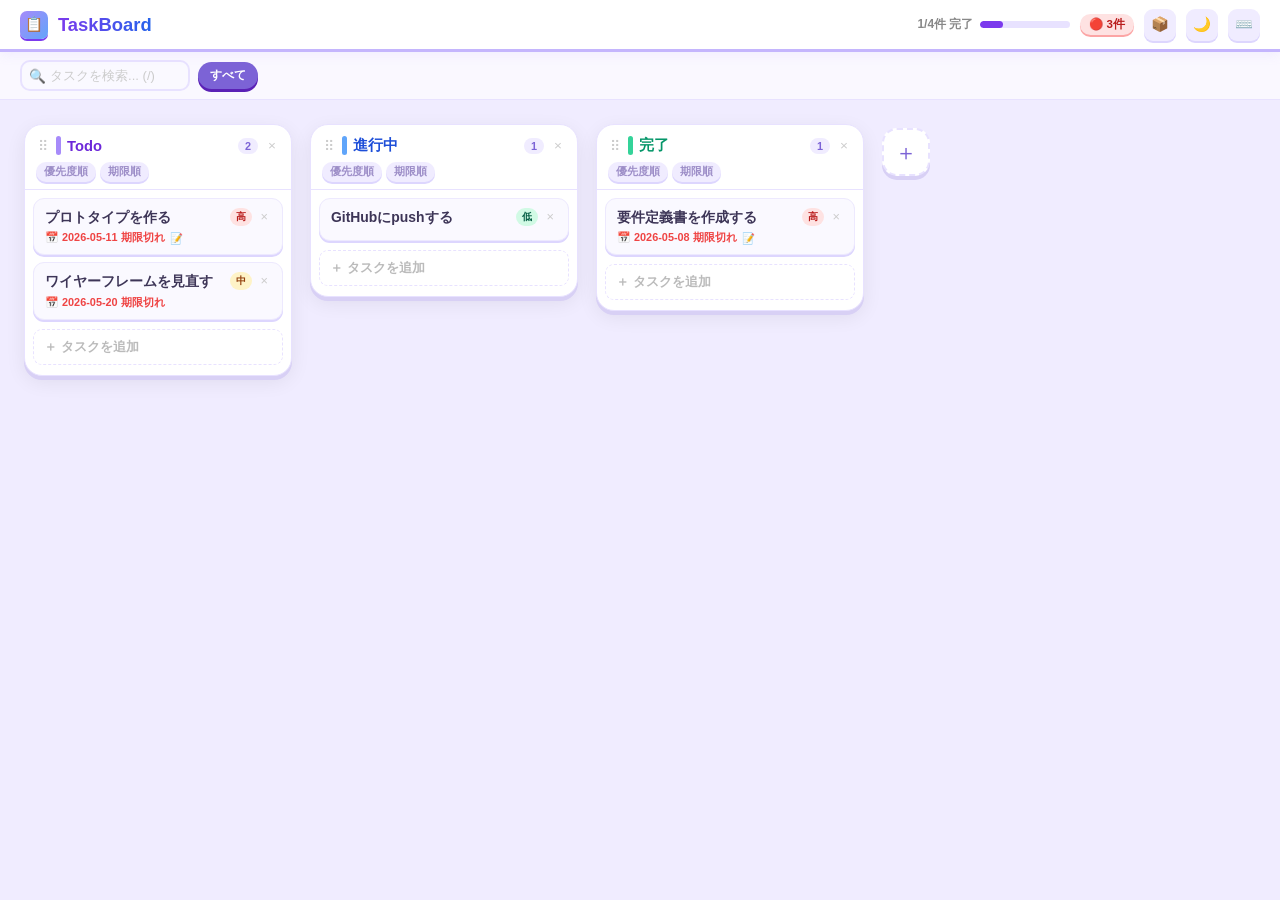
<file: prototype/index.html>
<!DOCTYPE html>
<html lang="ja">
<head>
  <meta charset="UTF-8">
  <meta name="viewport" content="width=device-width, initial-scale=1.0">
  <title>TaskBoard</title>
  <style>
    :root {
      --bg:          #f0ecff;
      --hdr-bg:      #ffffff;
      --hdr-border:  #c4b5fd;
      --fbar-bg:     #faf8ff;
      --fbar-border: #e8e2ff;
      --col-bg:      #ffffff;
      --col-shadow:  #d8d0f5;
      --col-border:  #e8e2ff;
      --card-bg:     #faf9ff;
      --card-border: #ede9fe;
      --card-shadow: #ddd6fe;
      --input-bg:    #faf9ff;
      --modal-bg:    #ffffff;
      --text:        #3d3557;
      --text-sub:    #888;
      --text-muted:  #ccc;
      --badge-bg:    #f0ecff;
      --badge-fg:    #7c63d6;
      --sort-bg:     #f0ecff;
      --sort-fg:     #9d8ec8;
      --prog-bg:     #e8e2ff;
      --prog-fg:     #7c3aed;
      --add-fg:      #bbb;
      --add-hover-bg:#f0ecff;
      --add-hover-fg:#7c63d6;
      --overlay-bg:  rgba(30,20,60,.45);
    }
    [data-dark="1"] {
      --bg:          #13101f;
      --hdr-bg:      #1d1832;
      --hdr-border:  #3b2f6e;
      --fbar-bg:     #1d1832;
      --fbar-border: #2e2650;
      --col-bg:      #1d1832;
      --col-shadow:  #0a0814;
      --col-border:  #2e2650;
      --card-bg:     #26203d;
      --card-border: #3b3060;
      --card-shadow: #150f28;
      --input-bg:    #26203d;
      --modal-bg:    #1d1832;
      --text:        #e2dbff;
      --text-sub:    #8878b8;
      --text-muted:  #4a3f70;
      --badge-bg:    #2e2650;
      --badge-fg:    #a78bfa;
      --sort-bg:     #2e2650;
      --sort-fg:     #8878b8;
      --prog-bg:     #2e2650;
      --prog-fg:     #a78bfa;
      --add-fg:      #4a3f70;
      --add-hover-bg:#2e2650;
      --add-hover-fg:#a78bfa;
      --overlay-bg:  rgba(10,8,20,.65);
    }

    *, *::before, *::after { box-sizing: border-box; margin: 0; padding: 0; }
    body { font-family: 'Segoe UI','Hiragino Sans','Yu Gothic UI',sans-serif; background: var(--bg); min-height: 100vh; color: var(--text); transition: background .25s, color .25s; }

    /* ===== ヘッダー ===== */
    #site-header {
      background: var(--hdr-bg); border-bottom: 3px solid var(--hdr-border);
      padding: 0 20px; height: 52px; display: flex; align-items: center; gap: 10px;
      position: sticky; top: 0; z-index: 20;
      box-shadow: 0 2px 12px rgba(167,139,250,.12);
      transition: background .25s, border-color .25s;
    }
    .hdr-logo { width: 28px; height: 28px; flex-shrink: 0; background: linear-gradient(135deg,#a78bfa,#60a5fa); border-radius: 7px; display: flex; align-items: center; justify-content: center; font-size: .9rem; box-shadow: 0 2px 0 #7c3aed; }
    .hdr-title { font-size: 1.15rem; font-weight: 800; background: linear-gradient(90deg,#7c3aed,#2563eb); -webkit-background-clip: text; -webkit-text-fill-color: transparent; background-clip: text; white-space: nowrap; }
    .hdr-spacer { flex: 1; }
    .hdr-progress { display: flex; align-items: center; gap: 7px; font-size: .75rem; font-weight: 700; color: var(--text-sub); white-space: nowrap; }
    .prog-bar-wrap { width: 90px; height: 7px; background: var(--prog-bg); border-radius: 99px; overflow: hidden; }
    .prog-bar-fill  { height: 100%; background: var(--prog-fg); border-radius: 99px; transition: width .4s; }

    .hdr-alerts { display: flex; gap: 5px; }
    .alert-badge { font-size: .72rem; font-weight: 700; padding: 3px 9px; border-radius: 99px; cursor: pointer; border: none; font-family: inherit; transition: filter .15s, transform .1s, box-shadow .1s; }
    .alert-badge:active { transform: translateY(2px); box-shadow: none !important; }
    .badge-overdue { background: #fee2e2; color: #b91c1c; box-shadow: 0 2px 0 #fca5a5; }
    .badge-today   { background: #fef3c7; color: #92400e; box-shadow: 0 2px 0 #fde68a; }
    .badge-overdue.active { background: #ef4444; color: #fff; }
    .badge-today.active   { background: #f59e0b; color: #fff; }

    .hdr-icon-btn { background: var(--badge-bg); border: none; color: var(--badge-fg); width: 32px; height: 32px; border-radius: 9px; cursor: pointer; display: flex; align-items: center; justify-content: center; font-size: .9rem; box-shadow: 0 2px 0 var(--card-shadow); transition: filter .15s, transform .1s, box-shadow .1s; }
    .hdr-icon-btn:hover { filter: brightness(1.08); }
    .hdr-icon-btn:active { transform: translateY(2px); box-shadow: none; }
    .hdr-icon-btn.active { background: #7c3aed; color: #fff; box-shadow: 0 2px 0 #5b21b6; }

    /* ===== フィルターバー ===== */
    #filter-bar { background: var(--fbar-bg); border-bottom: 1.5px solid var(--fbar-border); padding: 8px 20px; display: flex; align-items: center; gap: 8px; flex-wrap: wrap; transition: background .25s; }
    .search-wrap { position: relative; flex-shrink: 0; }
    .search-icon { position: absolute; left: 9px; top: 50%; transform: translateY(-50%); color: var(--text-muted); font-size: .85rem; pointer-events: none; }
    #searchInput { padding: 6px 10px 6px 28px; border: 2px solid var(--col-border); border-radius: 10px; font-size: .82rem; font-family: inherit; background: var(--input-bg); color: var(--text); outline: none; width: 170px; transition: border-color .15s, box-shadow .15s; }
    #searchInput:focus { border-color: #a78bfa; box-shadow: 0 0 0 3px rgba(167,139,250,.15); }
    #searchInput::placeholder { color: var(--text-muted); }

    /* すべてボタン */
    #filterAllBtn { font-size: .76rem; font-weight: 700; padding: 5px 12px; border: none; border-radius: 99px; cursor: pointer; font-family: inherit; background: var(--badge-fg); color: #fff; box-shadow: 0 3px 0 #5b21b6; transition: filter .15s, transform .1s, box-shadow .1s; white-space: nowrap; }
    #filterAllBtn:hover { filter: brightness(1.1); }
    #filterAllBtn:active { transform: translateY(3px); box-shadow: none; }

    .filter-sep { width: 1px; height: 20px; background: var(--col-border); }
    .filter-label-wrap { display: flex; gap: 4px; flex-wrap: wrap; align-items: center; }
    .lf-chip { font-size: .7rem; font-weight: 700; padding: 3px 9px; border-radius: 99px; cursor: pointer; border: 2px solid transparent; transition: filter .12s, transform .1s, box-shadow .1s; box-shadow: 0 2px 0 rgba(0,0,0,.08); }
    .lf-chip:active { transform: translateY(2px); box-shadow: none; }
    .lf-chip.active { border-color: rgba(0,0,0,.25); filter: brightness(.82); }

    /* ===== ボード ===== */
    #board { display: flex; gap: 18px; padding: 24px 24px 60px; overflow-x: auto; align-items: flex-start; }

    /* ===== カラム ===== */
    .column { background: var(--col-bg); border-radius: 18px; width: 268px; min-width: 268px; box-shadow: 0 4px 0 var(--col-shadow), 0 6px 20px rgba(0,0,0,.07); border: 1.5px solid var(--col-border); display: flex; flex-direction: column; transition: box-shadow .2s, border-color .2s, background .25s, opacity .2s; }
    .column.col-dragging  { opacity: .3; }
    .column.col-insert-left  { border-left:  3px solid #7c3aed; }
    .column.col-insert-right { border-right: 3px solid #7c3aed; }
    .column.card-drag-over { box-shadow: 0 4px 0 #a78bfa, 0 6px 24px rgba(167,139,250,.3); border-color: #a78bfa; }

    .col-header { padding: 11px 11px 7px; border-bottom: 1.5px solid var(--col-border); }
    .col-title-row { display: flex; align-items: center; gap: 6px; margin-bottom: 7px; }
    .col-drag-handle { cursor: grab; color: var(--text-muted); font-size: .9rem; padding: 0 2px; user-select: none; flex-shrink: 0; transition: color .15s; }
    .col-drag-handle:hover { color: #a78bfa; }
    .col-color-bar { width: 5px; height: 19px; border-radius: 99px; flex-shrink: 0; }
    .col-title { font-weight: 800; font-size: .92rem; flex: 1; }
    .col-count { font-size: .68rem; font-weight: 700; padding: 2px 7px; border-radius: 99px; background: var(--badge-bg); color: var(--badge-fg); }
    .col-del-btn { background: none; border: none; cursor: pointer; font-size: .85rem; padding: 2px 4px; border-radius: 6px; color: var(--text-muted); transition: color .15s, background .15s; }
    .col-del-btn:hover { color: #ef4444 !important; background: #fee2e2 !important; }

    .sort-row { display: flex; gap: 4px; }
    .sort-btn { font-size: .66rem; font-weight: 700; padding: 3px 8px; border: none; border-radius: 99px; cursor: pointer; background: var(--sort-bg); color: var(--sort-fg); font-family: inherit; box-shadow: 0 2px 0 var(--card-shadow); transition: background .12s, color .12s, transform .1s, box-shadow .1s; }
    .sort-btn:active { transform: translateY(2px); box-shadow: none; }
    .sort-btn.active { background: #7c3aed; color: #fff; box-shadow: 0 2px 0 #5b21b6; }

    /* ===== カードリスト ===== */
    .card-list { padding: 8px 8px 2px; min-height: 46px; }
    .drop-line { height: 3px; background: #7c3aed; border-radius: 99px; margin: 2px 4px; pointer-events: none; }

    /* ===== カード ===== */
    .card { background: var(--card-bg); border: 1.5px solid var(--card-border); border-radius: 11px; padding: 9px 11px; margin-bottom: 7px; cursor: pointer; box-shadow: 0 2px 0 var(--card-shadow); transition: transform .15s, box-shadow .15s, background .25s, border-color .25s, opacity .2s; user-select: none; }
    .card:hover { transform: translateY(-2px); box-shadow: 0 5px 14px rgba(124,99,214,.18); border-color: #c4b5fd; }
    .card.card-dragging { opacity: .3; transform: rotate(1.5deg); }
    .card.archived-card { opacity: .5; }
    .card-top { display: flex; align-items: flex-start; gap: 6px; }
    .card-title { font-size: .87rem; font-weight: 600; flex: 1; line-height: 1.4; }
    .card-del-btn { background: none; border: none; color: var(--text-muted); cursor: pointer; font-size: .8rem; padding: 1px 3px; border-radius: 4px; flex-shrink: 0; transition: color .15s, background .15s; }
    .card-del-btn:hover { color: #ef4444; background: #fee2e2; }
    .pri-badge { font-size: .63rem; font-weight: 800; padding: 2px 6px; border-radius: 99px; white-space: nowrap; flex-shrink: 0; }
    .pri-高 { background: #fee2e2; color: #b91c1c; }
    .pri-中 { background: #fef3c7; color: #92400e; }
    .pri-低 { background: #d1fae5; color: #065f46; }
    .card-labels { display: flex; flex-wrap: wrap; gap: 3px; margin-top: 5px; }
    .card-label-chip { font-size: .62rem; font-weight: 700; padding: 2px 6px; border-radius: 99px; white-space: nowrap; }
    .card-meta { margin-top: 4px; display: flex; flex-wrap: wrap; gap: 5px; align-items: center; }
    .card-due { font-size: .68rem; color: var(--text-sub); }
    .card-due.overdue { color: #ef4444; font-weight: 700; }
    .card-note { font-size: .65rem; color: var(--text-muted); }
    .card-archived-tag { font-size: .65rem; color: var(--text-muted); }

    /* ===== カード追加ボタン ===== */
    .add-card-btn { display: flex; align-items: center; gap: 5px; width: calc(100% - 16px); margin: 0 8px 10px; padding: 8px 10px; background: none; color: var(--add-fg); font-size: .82rem; font-weight: 600; font-family: inherit; border: 1.5px dashed var(--col-border); border-radius: 9px; cursor: pointer; transition: background .15s, color .15s, border-color .15s; }
    .add-card-btn:hover { background: var(--add-hover-bg); color: var(--add-hover-fg); border-color: #a78bfa; }

    /* ===== カラム追加 ===== */
    .add-col-wrap { align-self: flex-start; margin-top: 4px; }
    .add-col-btn { width: 48px; height: 48px; background: var(--col-bg); border: 2px dashed var(--col-border); border-radius: 15px; color: var(--badge-fg); font-size: 1.4rem; cursor: pointer; display: flex; align-items: center; justify-content: center; box-shadow: 0 4px 0 var(--col-shadow); transition: background .15s, border-color .15s, transform .1s, box-shadow .1s; }
    .add-col-btn:hover { background: var(--add-hover-bg); border-color: #a78bfa; }
    .add-col-btn:active { transform: translateY(4px); box-shadow: none; }
    .new-col-form { background: var(--col-bg); border-radius: 16px; width: 230px; min-width: 230px; padding: 13px 11px 11px; box-shadow: 0 4px 0 var(--col-shadow), 0 6px 20px rgba(0,0,0,.07); border: 1.5px solid #c4b5fd; }
    .new-col-input { width: 100%; padding: 8px 10px; margin-bottom: 8px; border: 2px solid #a78bfa; border-radius: 10px; font-size: .87rem; font-family: inherit; outline: none; background: var(--input-bg); color: var(--text); }
    .new-col-input::placeholder { color: var(--text-muted); }
    .inline-btns { display: flex; gap: 6px; }

    /* ===== 共通ボタン 3D ===== */
    .btn { border: none; border-radius: 10px; font-size: .84rem; font-weight: 700; font-family: inherit; padding: 8px 18px; cursor: pointer; transition: transform .1s, box-shadow .1s, filter .1s; line-height: 1; display: inline-flex; align-items: center; justify-content: center; }
    .btn:active { transform: translateY(4px) !important; box-shadow: none !important; }
    .btn-primary { background: linear-gradient(180deg,#a78bfa,#7c3aed); color:#fff; box-shadow:0 4px 0 #5b21b6; }
    .btn-primary:hover { filter: brightness(1.1); }
    .btn-danger  { background: linear-gradient(180deg,#f87171,#dc2626); color:#fff; box-shadow:0 4px 0 #991b1b; }
    .btn-danger:hover  { filter: brightness(1.08); }
    .btn-ghost   { background: var(--badge-bg); color: var(--badge-fg); box-shadow:0 4px 0 var(--card-shadow); }
    .btn-ghost:hover   { filter: brightness(.95); }
    .btn-sm { font-size:.76rem; padding:5px 12px; border-radius:8px; }

    /* ===== オーバーレイ ===== */
    .overlay { display: none; position: fixed; inset: 0; background: var(--overlay-bg); backdrop-filter: blur(3px); z-index: 100; justify-content: center; align-items: center; padding: 16px; }
    .overlay.open { display: flex; }

    /* ===== カードモーダル ===== */
    .modal { background: var(--modal-bg); border-radius: 20px; width: 480px; max-width: 100%; padding: 28px 28px 22px; box-shadow: 0 8px 0 #5b21b6, 0 16px 48px rgba(60,20,120,.3); position: relative; animation: popIn .2s cubic-bezier(.34,1.56,.64,1); transition: background .25s; max-height: 90vh; overflow-y: auto; }
    @keyframes popIn { from{transform:scale(.88);opacity:0} to{transform:scale(1);opacity:1} }
    .modal-x { position: absolute; top:13px; right:13px; background: var(--badge-bg); border: none; color: var(--badge-fg); font-size:.9rem; font-weight:700; width:28px; height:28px; border-radius:8px; cursor:pointer; display:flex; align-items:center; justify-content:center; transition:background .15s; }
    .modal-x:hover { filter: brightness(.92); }
    .modal-heading { font-size:1.05rem; font-weight:800; color:#7c3aed; margin-bottom:18px; }

    .field { margin-bottom: 14px; }
    .field label { display:block; font-size:.73rem; font-weight:700; color:#a78bfa; margin-bottom:4px; letter-spacing:.04em; text-transform:uppercase; }
    .field input[type="text"], .field input[type="date"], .field textarea {
      width:100%; padding:9px 11px; border:2px solid var(--col-border); border-radius:10px;
      font-size:.88rem; font-family:inherit; color:var(--text); outline:none;
      background:var(--input-bg); transition:border-color .15s, box-shadow .15s;
    }
    .field input:focus, .field textarea:focus { border-color:#a78bfa; box-shadow:0 0 0 3px rgba(167,139,250,.15); }
    .field textarea { resize:vertical; min-height:68px; }
    .field input.error { border-color:#f87171; }

    /* 優先度 3Dボタン */
    .pri-btn-group { display: flex; gap: 8px; }
    .pri-select-btn {
      flex: 1; padding: 9px 10px; border: none; border-radius: 10px;
      font-size: .85rem; font-weight: 800; font-family: inherit; cursor: pointer;
      background: var(--sort-bg); color: var(--sort-fg);
      box-shadow: 0 4px 0 var(--card-shadow);
      transition: transform .1s, box-shadow .1s, background .15s, color .15s;
    }
    .pri-select-btn:active { transform: translateY(4px); box-shadow: none !important; }
    .pri-select-btn.sel-低 { background: #d1fae5; color: #065f46; box-shadow: 0 4px 0 #6ee7b7; }
    .pri-select-btn.sel-中 { background: #fef3c7; color: #92400e; box-shadow: 0 4px 0 #fde68a; }
    .pri-select-btn.sel-高 { background: #fee2e2; color: #b91c1c; box-shadow: 0 4px 0 #fca5a5; }

    /* ラベル選択UI */
    .label-manage-wrap { display: flex; flex-direction: column; gap: 8px; }
    .existing-labels { display: flex; flex-wrap: wrap; gap: 5px; min-height: 20px; }
    .label-sel-chip { font-size:.72rem; font-weight:700; padding:4px 10px; border-radius:99px; cursor:pointer; border:2px solid transparent; transition:filter .12s, border-color .12s, transform .1s; user-select:none; }
    .label-sel-chip:hover { filter: brightness(.9); }
    .label-sel-chip.selected { border-color: rgba(0,0,0,.3); filter: brightness(.82); }
    .label-add-row { display: flex; gap: 6px; align-items: center; }
    .label-add-input { flex: 1; padding: 6px 10px; border: 2px solid var(--col-border); border-radius: 8px; font-size: .82rem; font-family: inherit; background: var(--input-bg); color: var(--text); outline: none; transition: border-color .15s; }
    .label-add-input:focus { border-color: #a78bfa; }
    .label-add-input::placeholder { color: var(--text-muted); }
    .label-add-btn { background: var(--badge-bg); border: none; color: var(--badge-fg); font-size: .8rem; font-weight: 700; padding: 6px 10px; border-radius: 8px; cursor: pointer; white-space: nowrap; font-family: inherit; box-shadow: 0 2px 0 var(--card-shadow); transition: filter .12s, transform .1s, box-shadow .1s; }
    .label-add-btn:hover { filter: brightness(.95); }
    .label-add-btn:active { transform: translateY(2px); box-shadow: none; }

    .modal-actions { display:flex; gap:7px; justify-content:flex-end; margin-top:18px; flex-wrap:wrap; }
    .modal-actions .push-left { margin-right:auto; }

    /* ===== 削除確認ダイアログ ===== */
    .dialog { background:var(--modal-bg); border-radius:17px; width:330px; max-width:100%; padding:26px 24px 20px; box-shadow:0 8px 0 #991b1b, 0 16px 40px rgba(100,20,20,.25); text-align:center; animation:popIn .18s cubic-bezier(.34,1.56,.64,1); transition:background .25s; }
    .dialog-icon { font-size:2rem; margin-bottom:9px; }
    .dialog h3 { font-size:.98rem; font-weight:800; margin-bottom:7px; }
    .dialog p  { font-size:.83rem; color:var(--text-sub); line-height:1.6; margin-bottom:16px; }
    .dialog-btns { display:flex; gap:9px; justify-content:center; }

    /* ===== ショートカットヘルプ ===== */
    .shortcuts-box { background:var(--modal-bg); border-radius:17px; width:340px; max-width:100%; padding:24px 26px 20px; box-shadow:0 8px 0 #5b21b6, 0 16px 48px rgba(60,20,120,.3); transition:background .25s; animation:popIn .2s cubic-bezier(.34,1.56,.64,1); }
    .shortcuts-box h3 { font-size:1rem; font-weight:800; color:#7c3aed; margin-bottom:14px; }
    .shortcut-row { display:flex; align-items:center; gap:10px; margin-bottom:9px; font-size:.84rem; color:var(--text-sub); }
    .kbd { background:var(--badge-bg); color:var(--badge-fg); border:1.5px solid var(--col-border); border-radius:6px; padding:2px 8px; font-size:.76rem; font-weight:700; font-family:monospace; white-space:nowrap; flex-shrink:0; }

    /* ===== カラムカラー ===== */
    .bar-todo   {background:#a78bfa} .title-todo   {color:#6d28d9}
    .bar-doing  {background:#60a5fa} .title-doing  {color:#1d4ed8}
    .bar-done   {background:#34d399} .title-done   {color:#059669}
    .bar-custom {background:#f9a8d4} .title-custom {color:#9d174d}
    [data-dark="1"] .title-todo   {color:#c4b5fd}
    [data-dark="1"] .title-doing  {color:#93c5fd}
    [data-dark="1"] .title-done   {color:#6ee7b7}
    [data-dark="1"] .title-custom {color:#fbcfe8}
  </style>
</head>
<body data-dark="0">

<header id="site-header">
  <div class="hdr-logo">📋</div>
  <span class="hdr-title">TaskBoard</span>
  <div class="hdr-spacer"></div>
  <div class="hdr-progress">
    <span id="progText">0/0件</span>
    <div class="prog-bar-wrap"><div class="prog-bar-fill" id="progFill" style="width:0%"></div></div>
  </div>
  <div class="hdr-alerts">
    <button class="alert-badge badge-overdue" id="badgeOverdue" style="display:none" title="期限切れのタスク。クリックでフィルター">🔴 0件</button>
    <button class="alert-badge badge-today"   id="badgeToday"   style="display:none" title="今日が期限のタスク。クリックでフィルター">🟡 0件</button>
  </div>
  <button class="hdr-icon-btn" id="archiveToggleBtn" title="アーカイブを表示/非表示">📦</button>
  <button class="hdr-icon-btn" id="darkToggleBtn"    title="ダークモード">🌙</button>
  <button class="hdr-icon-btn" id="shortcutHelpBtn"  title="キーボードショートカット">⌨️</button>
</header>

<div id="filter-bar">
  <div class="search-wrap">
    <span class="search-icon">🔍</span>
    <input type="text" id="searchInput" placeholder="タスクを検索... (/)">
  </div>
  <button id="filterAllBtn">すべて</button>
  <div class="filter-sep" id="labelFilterSep" style="display:none"></div>
  <div class="filter-label-wrap" id="labelFilterWrap"></div>
</div>

<div id="board"></div>

<!-- カード作成/編集モーダル -->
<div class="overlay" id="cardOverlay">
  <div class="modal">
    <button class="modal-x" id="modalX">✕</button>
    <div class="modal-heading" id="modalHeading">タスクを追加</div>
    <div class="field">
      <label>タイトル *</label>
      <input type="text" id="fTitle" placeholder="タスク名を入力">
    </div>
    <div class="field">
      <label>説明</label>
      <textarea id="fDesc" placeholder="詳細メモ（任意）"></textarea>
    </div>
    <div class="field">
      <label>優先度</label>
      <div class="pri-btn-group">
        <button class="pri-select-btn" data-val="低">🟢 低</button>
        <button class="pri-select-btn" data-val="中">🟡 中</button>
        <button class="pri-select-btn" data-val="高">🔴 高</button>
      </div>
    </div>
    <div class="field">
      <label>期限</label>
      <input type="date" id="fDue">
    </div>
    <div class="field">
      <label>ラベル</label>
      <div class="label-manage-wrap">
        <div class="existing-labels" id="modalLabelList"></div>
        <div class="label-add-row">
          <input type="text" class="label-add-input" id="labelAddInput" placeholder="新しいラベルを入力して追加...">
          <button class="label-add-btn" id="labelAddBtn">＋ 追加</button>
        </div>
      </div>
    </div>
    <div class="modal-actions">
      <button class="btn btn-danger btn-sm push-left" id="modalDelBtn" style="display:none">削除</button>
      <button class="btn btn-ghost  btn-sm"           id="modalDupBtn" style="display:none">複製</button>
      <button class="btn btn-ghost  btn-sm"           id="modalCancelBtn">キャンセル</button>
      <button class="btn btn-primary btn-sm"          id="modalSaveBtn">保存する</button>
    </div>
  </div>
</div>

<!-- 削除確認ダイアログ -->
<div class="overlay" id="delOverlay">
  <div class="dialog">
    <div class="dialog-icon">🗑️</div>
    <h3 id="delTitle">削除しますか？</h3>
    <p id="delMsg"></p>
    <div class="dialog-btns">
      <button class="btn btn-ghost  btn-sm" id="delCancelBtn">キャンセル</button>
      <button class="btn btn-danger btn-sm" id="delConfirmBtn">削除する</button>
    </div>
  </div>
</div>

<!-- ショートカットヘルプ -->
<div class="overlay" id="shortcutOverlay">
  <div class="shortcuts-box">
    <h3>⌨️ キーボードショートカット</h3>
    <div class="shortcut-row"><span class="kbd">N</span><span>新しいタスクを追加（Todoカラム）</span></div>
    <div class="shortcut-row"><span class="kbd">/</span><span>検索バーにフォーカス</span></div>
    <div class="shortcut-row"><span class="kbd">Esc</span><span>モーダル / ダイアログを閉じる</span></div>
    <div class="shortcut-row"><span class="kbd">?</span><span>このヘルプを表示</span></div>
    <div style="margin-top:16px;text-align:right">
      <button class="btn btn-ghost btn-sm" id="shortcutCloseBtn">閉じる</button>
    </div>
  </div>
</div>

<script>
// ================================================================
// バージョンチェック
// ================================================================
const DATA_VERSION = '5';
if (localStorage.getItem('tb_version') !== DATA_VERSION) {
  ['tb_cols','tb_cards','tb_labels','tb_dark'].forEach(k => localStorage.removeItem(k));
  localStorage.setItem('tb_version', DATA_VERSION);
}

// ================================================================
// ラベルカラーパレット
// ================================================================
const LABEL_PALETTE = [
  {color:'#2563eb',bg:'#dbeafe'},{color:'#7c3aed',bg:'#ede9fe'},
  {color:'#dc2626',bg:'#fee2e2'},{color:'#d97706',bg:'#fef3c7'},
  {color:'#059669',bg:'#d1fae5'},{color:'#db2777',bg:'#fce7f3'},
  {color:'#0891b2',bg:'#cffafe'},{color:'#65a30d',bg:'#ecfccb'},
];

// ================================================================
// データ
// ================================================================
const DEFAULT_COLS = [
  {id:'c1',title:'Todo',  color:'todo',  sort:null},
  {id:'c2',title:'進行中',color:'doing', sort:null},
  {id:'c3',title:'完了',  color:'done',  sort:null},
];
const DEFAULT_CARDS = [
  {id:'k1',colId:'c1',title:'プロトタイプを作る',      desc:'HTML/CSS/JSで画面確認',pri:'高',due:'2026-05-11',labels:[],archived:false},
  {id:'k2',colId:'c1',title:'ワイヤーフレームを見直す',desc:'',                     pri:'中',due:'2026-05-20',labels:[],archived:false},
  {id:'k3',colId:'c2',title:'GitHubにpushする',        desc:'',                     pri:'低',due:'',          labels:[],archived:false},
  {id:'k4',colId:'c3',title:'要件定義書を作成する',    desc:'完成済み',             pri:'高',due:'2026-05-08',labels:[],archived:false},
];

function loadLS(k){try{return JSON.parse(localStorage.getItem(k));}catch{return null;}}

let columns    = loadLS('tb_cols')   || DEFAULT_COLS;
let cards      = loadLS('tb_cards')  || DEFAULT_CARDS;
let userLabels = loadLS('tb_labels') || [];
let darkMode   = loadLS('tb_dark')  === true;

let uid = 300;
let showArchived = false;
let filter  = {search:'', label:null, deadline:null};
let drag    = {type:null, id:null};
let editCardId = null;
let editColId  = null;
let delTarget  = null;
let modalPri   = '中';
let modalSelectedLabels = [];

// ================================================================
// 保存
// ================================================================
function saveLS(){
  localStorage.setItem('tb_cols',   JSON.stringify(columns));
  localStorage.setItem('tb_cards',  JSON.stringify(cards));
  localStorage.setItem('tb_labels', JSON.stringify(userLabels));
  localStorage.setItem('tb_dark',   JSON.stringify(darkMode));
}

// ================================================================
// ドラッグ共通
// ================================================================
function clearDropUI(){
  document.querySelectorAll('.drop-line').forEach(e=>e.remove());
  document.querySelectorAll('.col-insert-left,.col-insert-right,.card-drag-over')
    .forEach(e=>e.classList.remove('col-insert-left','col-insert-right','card-drag-over'));
}

// ================================================================
// ヘッダー更新
// ================================================================
function updateHeader(){
  const today   = new Date().toISOString().slice(0,10);
  const doneIds = columns.filter(c=>c.color==='done').map(c=>c.id);
  const done    = cards.filter(c=>doneIds.includes(c.colId)||c.archived).length;
  const total   = cards.length;
  const pct     = total>0?Math.round(done/total*100):0;
  document.getElementById('progText').textContent = `${done}/${total}件 完了`;
  document.getElementById('progFill').style.width = pct+'%';

  const active    = cards.filter(c=>!c.archived);
  const overdue   = active.filter(c=>c.due&&c.due<today).length;
  const todayCnt  = active.filter(c=>c.due===today).length;
  const bOver = document.getElementById('badgeOverdue');
  const bTod  = document.getElementById('badgeToday');
  bOver.textContent = `🔴 ${overdue}件`;
  bTod.textContent  = `🟡 ${todayCnt}件`;
  bOver.style.display = overdue >0||filter.deadline==='overdue'?'':'none';
  bTod.style.display  = todayCnt>0||filter.deadline==='today'  ?'':'none';
  bOver.classList.toggle('active', filter.deadline==='overdue');
  bTod.classList.toggle('active',  filter.deadline==='today');

  document.getElementById('archiveToggleBtn').classList.toggle('active', showArchived);
  document.getElementById('darkToggleBtn').textContent = darkMode?'☀️':'🌙';
  document.body.dataset.dark = darkMode?'1':'0';
}

// ================================================================
// フィルターバー
// ================================================================
function updateFilterBar(){
  const wrap = document.getElementById('labelFilterWrap');
  const sep  = document.getElementById('labelFilterSep');
  wrap.innerHTML = '';
  if(userLabels.length===0){sep.style.display='none';return;}
  sep.style.display='';
  userLabels.forEach(lbl=>{
    const chip = document.createElement('button');
    chip.className = 'lf-chip'+(filter.label===lbl.id?' active':'');
    chip.textContent = lbl.name;
    chip.style.background = lbl.bg;
    chip.style.color = lbl.color;
    chip.addEventListener('click',()=>{filter.label=filter.label===lbl.id?null:lbl.id;render();});
    wrap.appendChild(chip);
  });
}

// ================================================================
// フィルター判定
// ================================================================
function cardVisible(card){
  if(!showArchived&&card.archived) return false;
  const today=new Date().toISOString().slice(0,10);
  if(filter.search&&!card.title.toLowerCase().includes(filter.search.toLowerCase())) return false;
  if(filter.label&&!(card.labels||[]).includes(filter.label)) return false;
  if(filter.deadline==='overdue'&&!(card.due&&card.due<today)) return false;
  if(filter.deadline==='today'&&card.due!==today) return false;
  return true;
}

// ================================================================
// レンダリング
// ================================================================
function render(){
  saveLS(); updateHeader(); updateFilterBar();
  const board = document.getElementById('board');
  board.innerHTML='';
  const today = new Date().toISOString().slice(0,10);

  columns.forEach(col=>{
    const colCards     = getColCards(col.id);
    const visibleCount = colCards.filter(cardVisible).length;

    const el = document.createElement('div');
    el.className='column'; el.dataset.colId=col.id;

    el.addEventListener('dragover',e=>{
      if(drag.type==='card'){e.preventDefault();el.classList.add('card-drag-over');}
      else if(drag.type==='col'){
        e.preventDefault();clearDropUI();
        if(drag.id!==col.id){
          const mid=el.getBoundingClientRect().left+el.getBoundingClientRect().width/2;
          el.classList.add(e.clientX<mid?'col-insert-left':'col-insert-right');
        }
      }
    });
    el.addEventListener('dragleave',()=>el.classList.remove('card-drag-over','col-insert-left','col-insert-right'));
    el.addEventListener('drop',e=>{
      if(drag.type==='card'){e.preventDefault();el.classList.remove('card-drag-over');moveCardToCol(drag.id,col.id);clearDropUI();render();}
      else if(drag.type==='col'){e.preventDefault();if(drag.id!==col.id){const mid=el.getBoundingClientRect().left+el.getBoundingClientRect().width/2;moveCol(drag.id,col.id,e.clientX<mid);}clearDropUI();render();}
    });

    // ヘッダー
    const header=document.createElement('div');header.className='col-header';
    const titleRow=document.createElement('div');titleRow.className='col-title-row';
    const handle=document.createElement('span');handle.className='col-drag-handle';handle.textContent='⠿';handle.draggable=true;
    handle.addEventListener('dragstart',e=>{drag={type:'col',id:col.id};e.dataTransfer.effectAllowed='move';setTimeout(()=>el.classList.add('col-dragging'),0);});
    handle.addEventListener('dragend',()=>{el.classList.remove('col-dragging');drag={type:null,id:null};clearDropUI();});
    const bar=document.createElement('div');bar.className=`col-color-bar bar-${col.color}`;
    const ttl=document.createElement('span');ttl.className=`col-title title-${col.color}`;ttl.textContent=col.title;
    const cnt=document.createElement('span');cnt.className='col-count';cnt.textContent=visibleCount;
    const dBtn=document.createElement('button');dBtn.className='col-del-btn';dBtn.textContent='×';dBtn.title='カラムを削除';
    dBtn.addEventListener('click',()=>openDelDialog('col',col.id));
    titleRow.append(handle,bar,ttl,cnt,dBtn);

    const sortRow=document.createElement('div');sortRow.className='sort-row';
    [['pri','優先度順'],['due','期限順']].forEach(([key,label])=>{
      const btn=document.createElement('button');
      btn.className='sort-btn'+(col.sort===key?' active':'');btn.textContent=label;
      btn.addEventListener('click',()=>{col.sort=col.sort===key?null:key;render();});
      sortRow.appendChild(btn);
    });
    header.append(titleRow,sortRow);
    el.appendChild(header);

    // カードリスト
    const list=document.createElement('div');list.className='card-list';
    list.addEventListener('dragover',e=>{if(drag.type==='card'){e.preventDefault();e.stopPropagation();}});
    list.addEventListener('drop',e=>{if(drag.type==='card'){e.preventDefault();e.stopPropagation();moveCardToCol(drag.id,col.id);clearDropUI();render();}});

    colCards.forEach(card=>{
      if(!cardVisible(card)) return;
      const isOverdue=card.due&&card.due<today;
      const cardEl=document.createElement('div');
      cardEl.className='card'+(card.archived?' archived-card':'');
      cardEl.dataset.id=card.id; cardEl.draggable=true;

      const labelsHtml=(card.labels||[]).map(lid=>{
        const l=userLabels.find(x=>x.id===lid);
        return l?`<span class="card-label-chip" style="background:${l.bg};color:${l.color}">${esc(l.name)}</span>`:'';
      }).join('');

      cardEl.innerHTML=`
        <div class="card-top">
          <span class="card-title">${esc(card.title)}</span>
          <span class="pri-badge pri-${card.pri}">${card.pri}</span>
          <button class="card-del-btn" title="削除">×</button>
        </div>
        ${labelsHtml?`<div class="card-labels">${labelsHtml}</div>`:''}
        <div class="card-meta">
          ${card.due?`<span class="card-due ${isOverdue?'overdue':''}">📅 ${card.due}${isOverdue?' 期限切れ':''}</span>`:''}
          ${card.desc?`<span class="card-note">📝</span>`:''}
          ${card.archived?`<span class="card-archived-tag">📦 アーカイブ済</span>`:''}
        </div>`;

      cardEl.addEventListener('dragstart',e=>{drag={type:'card',id:card.id};e.dataTransfer.effectAllowed='move';e.stopPropagation();setTimeout(()=>cardEl.classList.add('card-dragging'),0);});
      cardEl.addEventListener('dragend',()=>{cardEl.classList.remove('card-dragging');drag={type:null,id:null};clearDropUI();});
      cardEl.addEventListener('dragover',e=>{
        if(drag.type!=='card')return;
        e.preventDefault();e.stopPropagation();
        el.classList.remove('card-drag-over');clearDropUI();
        const mid=cardEl.getBoundingClientRect().top+cardEl.getBoundingClientRect().height/2;
        const line=document.createElement('div');line.className='drop-line';
        list.insertBefore(line,e.clientY<mid?cardEl:cardEl.nextSibling);
      });
      cardEl.addEventListener('drop',e=>{
        if(drag.type!=='card')return;
        e.preventDefault();e.stopPropagation();
        if(drag.id===card.id){clearDropUI();return;}
        const mid=cardEl.getBoundingClientRect().top+cardEl.getBoundingClientRect().height/2;
        insertCard(drag.id,card.id,col.id,e.clientY<mid);
        clearDropUI();render();
      });
      cardEl.addEventListener('click',e=>{if(e.target.classList.contains('card-del-btn'))return;openCardModal(card.id);});
      cardEl.querySelector('.card-del-btn').addEventListener('click',e=>{e.stopPropagation();openDelDialog('card',card.id);});

      list.appendChild(cardEl);
    });
    el.appendChild(list);

    const addBtn=document.createElement('button');addBtn.className='add-card-btn';addBtn.innerHTML='＋ タスクを追加';
    addBtn.addEventListener('click',()=>{editColId=col.id;openCardModal(null);});
    el.appendChild(addBtn);
    board.appendChild(el);
  });

  // カラム追加
  const wrap=document.createElement('div');wrap.className='add-col-wrap';
  const addColBtn=document.createElement('button');addColBtn.className='add-col-btn';addColBtn.textContent='＋';addColBtn.title='カラムを追加';
  const newColForm=document.createElement('div');newColForm.className='new-col-form';newColForm.style.display='none';
  const ncInput=document.createElement('input');ncInput.type='text';ncInput.className='new-col-input';ncInput.placeholder='カラム名を入力...';
  const ncBtns=document.createElement('div');ncBtns.className='inline-btns';
  const ncAdd=document.createElement('button');ncAdd.className='btn btn-primary btn-sm';ncAdd.textContent='追加';
  const ncCancel=document.createElement('button');ncCancel.className='btn btn-ghost btn-sm';ncCancel.textContent='キャンセル';
  const commitCol=()=>{const t=ncInput.value.trim();if(t){columns.push({id:'c'+uid++,title:t,color:'custom',sort:null});render();}else{newColForm.style.display='none';addColBtn.style.display='';}};
  ncInput.addEventListener('keydown',e=>{if(e.key==='Enter')commitCol();if(e.key==='Escape'){newColForm.style.display='none';addColBtn.style.display='';}});
  ncAdd.addEventListener('click',commitCol);
  ncCancel.addEventListener('click',()=>{newColForm.style.display='none';addColBtn.style.display='';});
  addColBtn.addEventListener('click',()=>{addColBtn.style.display='none';newColForm.style.display='block';ncInput.value='';ncInput.focus();});
  ncBtns.append(ncAdd,ncCancel);newColForm.append(ncInput,ncBtns);wrap.append(addColBtn,newColForm);
  board.appendChild(wrap);
}

// ================================================================
// 並び替え / 移動
// ================================================================
function getColCards(colId){
  const col=columns.find(c=>c.id===colId);
  let list=cards.filter(c=>c.colId===colId);
  if(col?.sort==='pri'){const o={'高':0,'中':1,'低':2};list=[...list].sort((a,b)=>o[a.pri]-o[b.pri]);}
  else if(col?.sort==='due'){list=[...list].sort((a,b)=>{if(!a.due&&!b.due)return 0;if(!a.due)return 1;if(!b.due)return -1;return a.due.localeCompare(b.due);});}
  return list;
}
function moveCardToCol(fromId,toColId){const c=cards.find(c=>c.id===fromId);if(c)c.colId=toColId;}
function insertCard(fromId,targetId,targetColId,before){
  const fi=cards.findIndex(c=>c.id===fromId);
  const sameCol=cards[fi].colId===targetColId;
  const [moved]=cards.splice(fi,1);
  moved.colId=targetColId;
  const ti=cards.findIndex(c=>c.id===targetId);
  cards.splice(before?ti:ti+1,0,moved);
  // 同カラム内の手動並び替え時はソートを解除
  if(sameCol){const col=columns.find(c=>c.id===targetColId);if(col)col.sort=null;}
}
function moveCol(fromId,targetId,before){
  const fi=columns.findIndex(c=>c.id===fromId);const [moved]=columns.splice(fi,1);
  const ti=columns.findIndex(c=>c.id===targetId);columns.splice(before?ti:ti+1,0,moved);
}

// ================================================================
// 優先度ボタン UI
// ================================================================
function updatePriBtns(){
  document.querySelectorAll('.pri-select-btn').forEach(btn=>{
    const v=btn.dataset.val;
    btn.className='pri-select-btn'+(modalPri===v?` sel-${v}`:'');
  });
}
document.querySelectorAll('.pri-select-btn').forEach(btn=>{
  btn.addEventListener('click',()=>{modalPri=btn.dataset.val;updatePriBtns();});
});

// ================================================================
// カードモーダル
// ================================================================
function buildLabelUI(){
  const listEl=document.getElementById('modalLabelList');listEl.innerHTML='';
  userLabels.forEach(lbl=>{
    const chip=document.createElement('div');
    chip.className='label-sel-chip'+(modalSelectedLabels.includes(lbl.id)?' selected':'');
    chip.textContent=lbl.name;chip.style.background=lbl.bg;chip.style.color=lbl.color;chip.dataset.id=lbl.id;
    chip.addEventListener('click',()=>{
      if(modalSelectedLabels.includes(lbl.id))modalSelectedLabels=modalSelectedLabels.filter(x=>x!==lbl.id);
      else modalSelectedLabels.push(lbl.id);
      buildLabelUI();
    });
    listEl.appendChild(chip);
  });
}

function openCardModal(cardId){
  editCardId=cardId;
  const isEdit=!!cardId;
  document.getElementById('modalHeading').textContent=isEdit?'タスクを編集':'タスクを追加';
  document.getElementById('modalDelBtn').style.display=isEdit?'inline-flex':'none';
  document.getElementById('modalDupBtn').style.display=isEdit?'inline-flex':'none';
  if(isEdit){
    const c=cards.find(c=>c.id===cardId);
    document.getElementById('fTitle').value=c.title;
    document.getElementById('fDesc').value=c.desc;
    document.getElementById('fDue').value=c.due;
    modalPri=c.pri;
    modalSelectedLabels=[...(c.labels||[])];
  } else {
    document.getElementById('fTitle').value='';
    document.getElementById('fDesc').value='';
    document.getElementById('fDue').value='';
    modalPri='中';
    modalSelectedLabels=[];
  }
  document.getElementById('labelAddInput').value='';
  updatePriBtns();buildLabelUI();
  document.getElementById('fTitle').classList.remove('error');
  document.getElementById('cardOverlay').classList.add('open');
  setTimeout(()=>document.getElementById('fTitle').focus(),50);
}

function closeCardModal(){document.getElementById('cardOverlay').classList.remove('open');}

function addNewLabel(){
  const name=document.getElementById('labelAddInput').value.trim();if(!name)return;
  const ex=userLabels.find(l=>l.name===name);
  if(ex){if(!modalSelectedLabels.includes(ex.id))modalSelectedLabels.push(ex.id);}
  else{const pal=LABEL_PALETTE[userLabels.length%LABEL_PALETTE.length];const nl={id:'l'+uid++,name,...pal};userLabels.push(nl);modalSelectedLabels.push(nl.id);}
  document.getElementById('labelAddInput').value='';buildLabelUI();
}

document.getElementById('labelAddBtn').addEventListener('click',addNewLabel);
document.getElementById('labelAddInput').addEventListener('keydown',e=>{if(e.key==='Enter'){e.preventDefault();addNewLabel();}});
document.getElementById('modalX').addEventListener('click',closeCardModal);
document.getElementById('modalCancelBtn').addEventListener('click',closeCardModal);
document.getElementById('cardOverlay').addEventListener('click',e=>{if(e.target.id==='cardOverlay')closeCardModal();});

document.getElementById('modalSaveBtn').addEventListener('click',()=>{
  const title=document.getElementById('fTitle').value.trim();
  if(!title){document.getElementById('fTitle').classList.add('error');document.getElementById('fTitle').focus();return;}
  const desc=document.getElementById('fDesc').value.trim();
  const due=document.getElementById('fDue').value;
  const pri=modalPri;
  const labels=[...modalSelectedLabels];
  if(editCardId){Object.assign(cards.find(c=>c.id===editCardId),{title,desc,due,pri,labels});}
  else{cards.push({id:'k'+uid++,colId:editColId,title,desc,due,pri,labels,archived:false});}
  closeCardModal();render();
});

document.getElementById('modalDelBtn').addEventListener('click',()=>{closeCardModal();openDelDialog('card',editCardId);});
document.getElementById('modalDupBtn').addEventListener('click',()=>{
  const c=cards.find(c=>c.id===editCardId);
  cards.push({...c,id:'k'+uid++,title:c.title+' (コピー)',labels:[...c.labels],archived:false});
  closeCardModal();render();
});

// ================================================================
// 削除確認ダイアログ
// ================================================================
function openDelDialog(type,id){
  delTarget={type,id};
  if(type==='card'){const c=cards.find(c=>c.id===id);document.getElementById('delTitle').textContent='タスクを削除しますか？';document.getElementById('delMsg').innerHTML=`「<strong>${esc(c.title)}</strong>」を削除します。<br>この操作は取り消せません。`;}
  else{const col=columns.find(c=>c.id===id);const n=cards.filter(c=>c.colId===id).length;document.getElementById('delTitle').textContent='カラムを削除しますか？';document.getElementById('delMsg').innerHTML=`「<strong>${esc(col.title)}</strong>」を削除します。${n>0?`<br>中の<strong>${n}件のタスク</strong>もすべて削除されます。`:''}<br>この操作は取り消せません。`;}
  document.getElementById('delOverlay').classList.add('open');
}
function closeDelDialog(){document.getElementById('delOverlay').classList.remove('open');}
document.getElementById('delCancelBtn').addEventListener('click',closeDelDialog);
document.getElementById('delOverlay').addEventListener('click',e=>{if(e.target.id==='delOverlay')closeDelDialog();});
document.getElementById('delConfirmBtn').addEventListener('click',()=>{
  if(delTarget.type==='card')cards=cards.filter(c=>c.id!==delTarget.id);
  else{cards=cards.filter(c=>c.colId!==delTarget.id);columns=columns.filter(c=>c.id!==delTarget.id);}
  closeDelDialog();render();
});

// ================================================================
// ヘッダーボタン
// ================================================================
document.getElementById('darkToggleBtn').addEventListener('click',()=>{darkMode=!darkMode;render();});
document.getElementById('archiveToggleBtn').addEventListener('click',()=>{showArchived=!showArchived;render();});
document.getElementById('badgeOverdue').addEventListener('click',()=>{filter.deadline=filter.deadline==='overdue'?null:'overdue';render();});
document.getElementById('badgeToday').addEventListener('click',()=>{filter.deadline=filter.deadline==='today'?null:'today';render();});
document.getElementById('searchInput').addEventListener('input',e=>{filter.search=e.target.value;render();});

// すべてボタン
document.getElementById('filterAllBtn').addEventListener('click',()=>{
  filter={search:'',label:null,deadline:null};
  document.getElementById('searchInput').value='';
  render();
});

document.getElementById('shortcutHelpBtn').addEventListener('click',()=>document.getElementById('shortcutOverlay').classList.add('open'));
document.getElementById('shortcutCloseBtn').addEventListener('click',()=>document.getElementById('shortcutOverlay').classList.remove('open'));
document.getElementById('shortcutOverlay').addEventListener('click',e=>{if(e.target.id==='shortcutOverlay')document.getElementById('shortcutOverlay').classList.remove('open');});

// ================================================================
// キーボードショートカット
// ================================================================
document.addEventListener('keydown',e=>{
  const inInput=['INPUT','TEXTAREA','SELECT'].includes(document.activeElement.tagName);
  const anyOpen=document.querySelector('.overlay.open');
  if(e.key==='Escape'){document.querySelectorAll('.overlay.open').forEach(el=>el.classList.remove('open'));return;}
  if(inInput||anyOpen)return;
  if(e.key==='n'||e.key==='N'){e.preventDefault();editColId=columns[0]?.id||null;openCardModal(null);}
  if(e.key==='/'){e.preventDefault();document.getElementById('searchInput').focus();}
  if(e.key==='?')document.getElementById('shortcutOverlay').classList.add('open');
});

// ================================================================
// ユーティリティ & 起動
// ================================================================
function esc(s){return String(s).replace(/&/g,'&amp;').replace(/</g,'&lt;').replace(/>/g,'&gt;').replace(/"/g,'&quot;');}
render();
</script>
</body>
</html>
</file>
